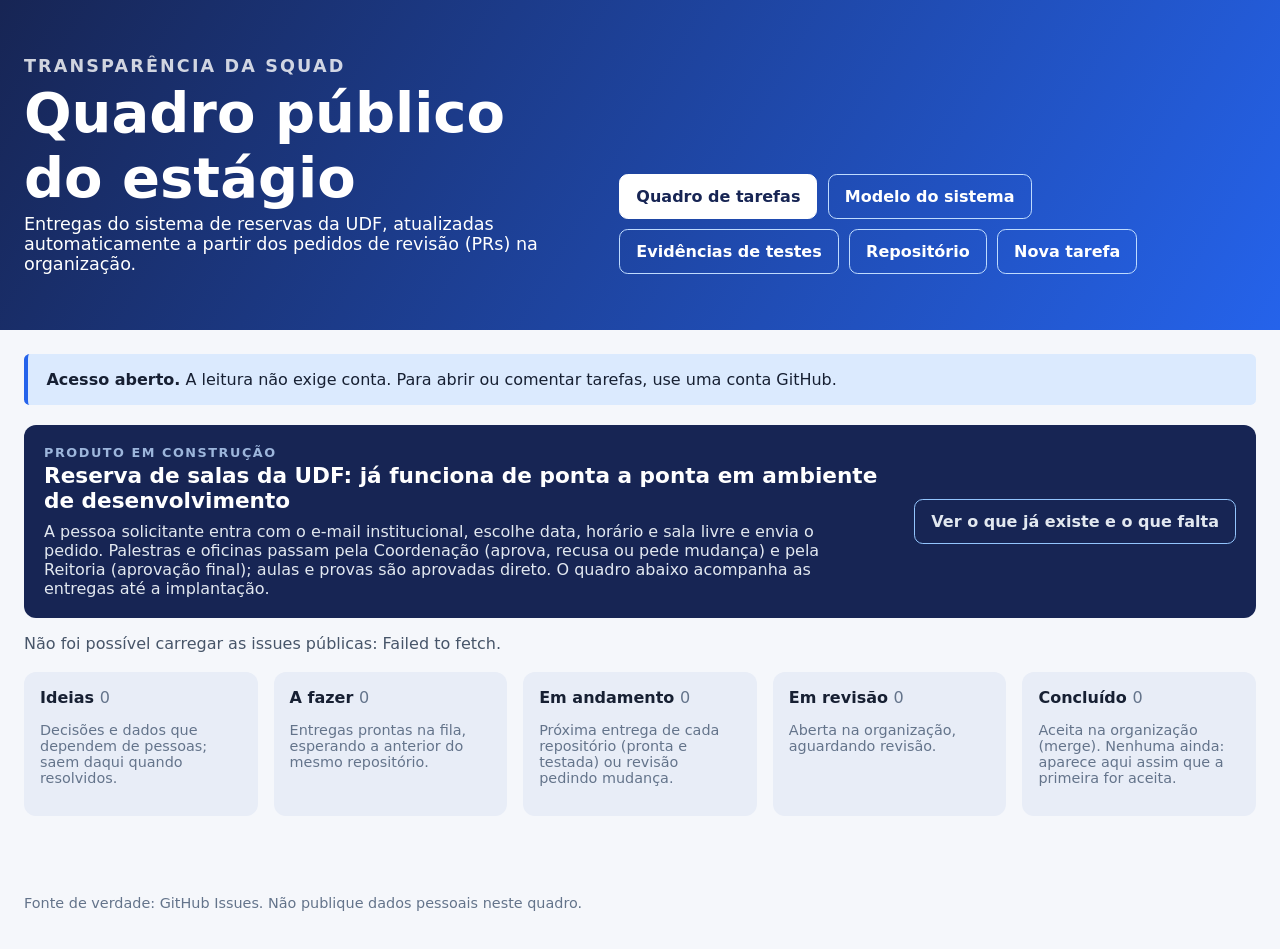
<file: index.html>
<!doctype html>
<html lang="pt-BR">
  <head>
    <meta charset="utf-8">
    <meta name="viewport" content="width=device-width, initial-scale=1">
    <meta name="description" content="Quadro público do estágio">
    <title>Quadro público do estágio</title>
    <link rel="stylesheet" href="assets/style.css">
  </head>
  <body>
    <header class="hero">
      <div>
        <p class="eyebrow">TRANSPARÊNCIA DA SQUAD</p>
        <h1 id="title">Quadro público do estágio</h1>
        <p id="description">Acompanhe tarefas, entregas e decisões da squad.</p>
      </div>
      <nav aria-label="Navegação">
        <a class="button primary" href="index.html" aria-current="page">Quadro de tarefas</a>
        <a class="button" href="modelo.html">Modelo do sistema</a>
        <a class="button" href="evidencias.html">Evidências de testes</a>
        <a id="repository" class="button" href="#">Repositório</a>
        <a id="new-issue" class="button" href="#">Nova tarefa</a>
      </nav>
    </header>

    <main>
      <section class="notice" aria-label="Informação de acesso">
        <strong>Acesso aberto.</strong> A leitura não exige conta. Para abrir ou comentar tarefas, use uma conta GitHub.
      </section>
      <section class="callout" aria-label="Produto em construção">
        <div>
          <p class="eyebrow">PRODUTO EM CONSTRUÇÃO</p>
          <h2>Reserva de salas da UDF: já funciona de ponta a ponta em ambiente de desenvolvimento</h2>
          <p>A pessoa solicitante entra com o e-mail institucional, escolhe data, horário e sala livre e envia o pedido. Palestras e oficinas passam pela Coordenação (aprova, recusa ou pede mudança) e pela Reitoria (aprovação final); aulas e provas são aprovadas direto. O quadro abaixo acompanha as entregas até a implantação.</p>
        </div>
        <a class="button dark" href="modelo.html#o-que-ja-existe">Ver o que já existe e o que falta</a>
      </section>
      <p id="status" class="status" role="status">Carregando quadro…</p>
      <section id="board" class="board" aria-label="Quadro de tarefas"></section>
    </main>

    <footer>
      <p>Fonte de verdade: GitHub Issues. Não publique dados pessoais neste quadro.</p>
    </footer>
    <script src="assets/config.js"></script>
    <script src="assets/app.js"></script>
  </body>
</html>
</file>
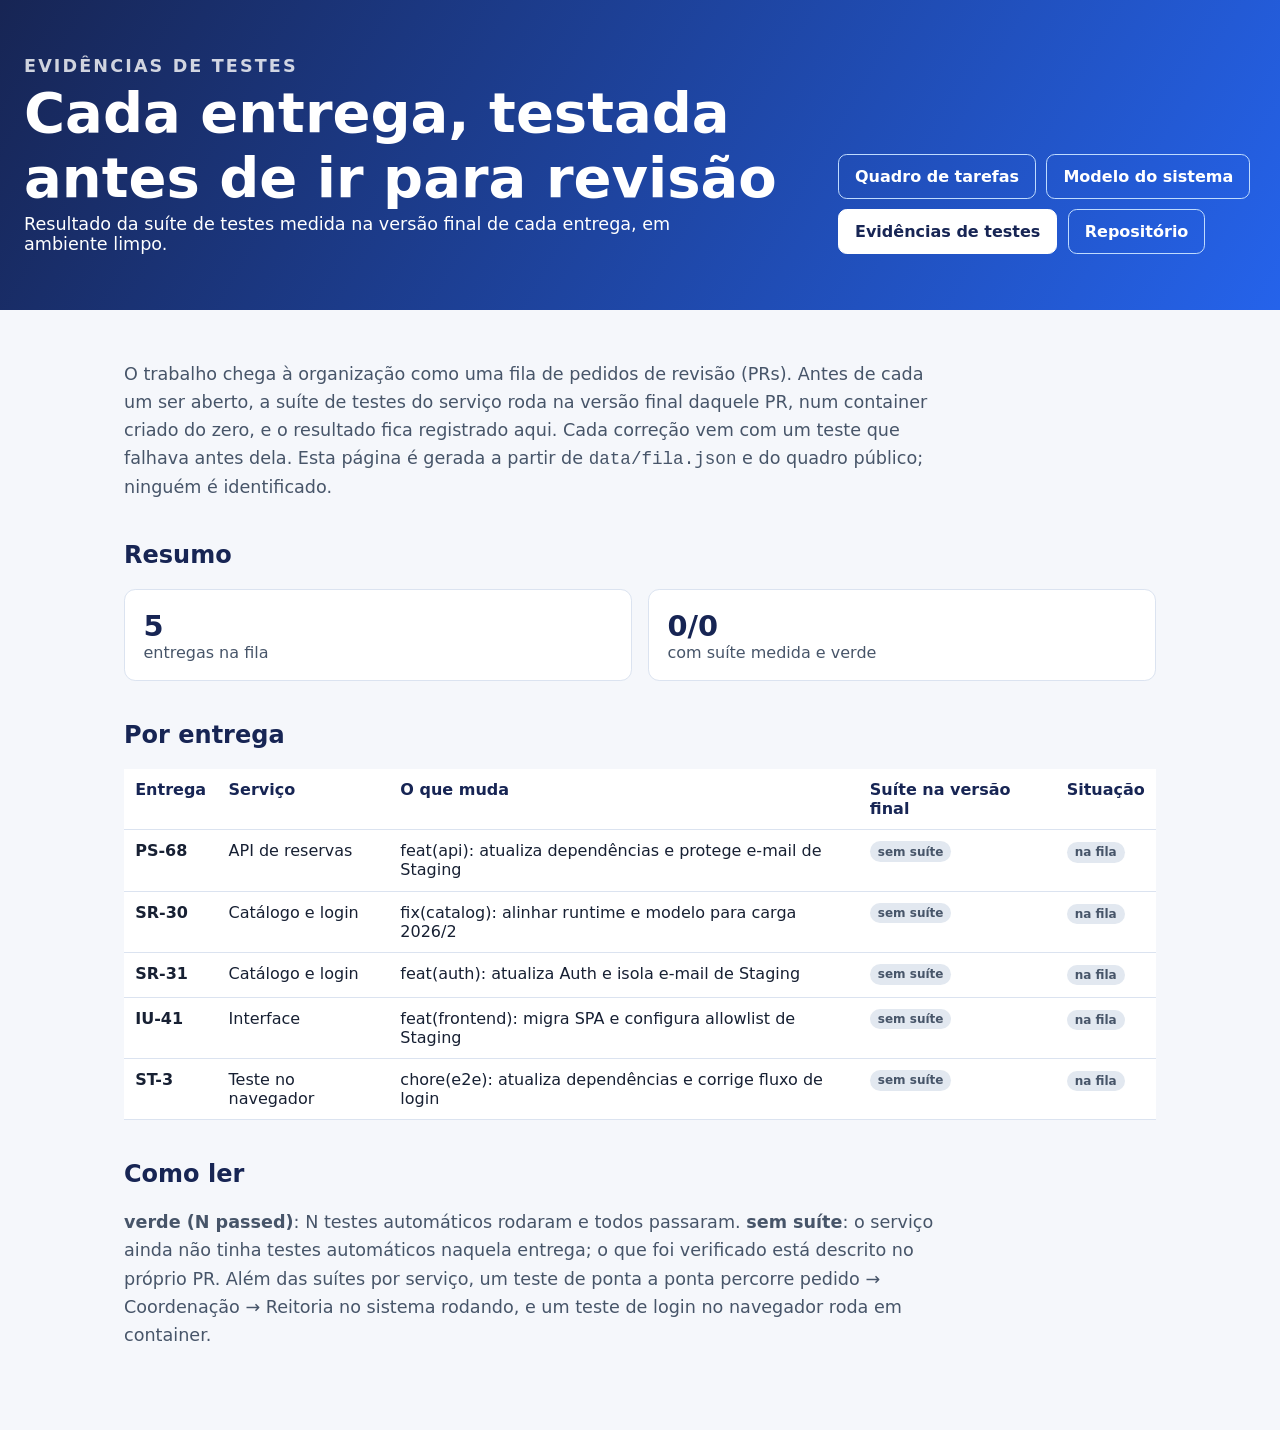
<file: evidencias.html>
<!doctype html>
<html lang="pt-BR">
  <head>
    <meta charset="utf-8">
    <meta name="viewport" content="width=device-width, initial-scale=1">
    <meta name="description" content="Evidências de testes do sistema de reservas da UDF: suíte medida em cada entrega">
    <title>Evidências de testes | Estágio Público</title>
    <link rel="stylesheet" href="assets/style.css">
    <style>
      .spec { max-width: 1080px; margin: 0 auto; padding: 2rem 1.5rem 4rem; }
      .spec h2 { margin-top: 2.5rem; color: #172554; }
      .lead { max-width: 52rem; color: #475569; font-size: 1.1rem; line-height: 1.6; }
      .grid { display: grid; grid-template-columns: repeat(auto-fit, minmax(200px, 1fr)); gap: 1rem; }
      .panel { padding: 1.15rem; border: 1px solid #dbe3f0; border-radius: .7rem; background: #fff; }
      .panel strong { display: block; font-size: 1.8rem; color: #172554; }
      .panel span { color: #475569; }
      .tag { display: inline-block; padding: .2rem .5rem; border-radius: 999px; font-size: .75rem; font-weight: 800; white-space: nowrap; }
      .tag.ok { color: #065f46; background: #d1fae5; }
      .tag.fail { color: #991b1b; background: #fee2e2; }
      .tag.none { color: #475569; background: #e2e8f0; }
      .tag.rev { color: #075985; background: #e0f2fe; }
      .tag.done { color: #065f46; background: #d1fae5; }
      .table-wrap { overflow-x: auto; }
      table { width: 100%; border-collapse: collapse; background: #fff; }
      th, td { padding: .7rem; text-align: left; vertical-align: top; border-bottom: 1px solid #dbe3f0; }
      th { color: #172554; }
      td.suite { color: #334155; font-size: .9rem; }
      @media (max-width: 600px) { table { font-size: .85rem; } th, td { padding: .5rem; } }
    </style>
  </head>
  <body>
    <header class="hero">
      <div>
        <p class="eyebrow">EVIDÊNCIAS DE TESTES</p>
        <h1>Cada entrega, testada antes de ir para revisão</h1>
        <p>Resultado da suíte de testes medida na versão final de cada entrega, em ambiente limpo.</p>
      </div>
      <nav aria-label="Navegação">
        <a class="button" href="index.html">Quadro de tarefas</a>
        <a class="button" href="modelo.html">Modelo do sistema</a>
        <a class="button primary" href="evidencias.html" aria-current="page">Evidências de testes</a>
        <a class="button" href="https://github.com/Lucasdoreac/estagio-publico">Repositório</a>
      </nav>
    </header>

    <main class="spec">
      <p class="lead">O trabalho chega à organização como uma fila de pedidos de revisão (PRs). Antes de cada um ser aberto, a suíte de testes do serviço roda na versão final daquele PR, num container criado do zero, e o resultado fica registrado aqui. Cada correção vem com um teste que falhava antes dela. Esta página é gerada a partir de <code>data/fila.json</code> e do quadro público; ninguém é identificado.</p>

      <h2>Resumo</h2>
      <div class="grid" id="resumo"><p>Carregando…</p></div>

      <h2>Por entrega</h2>
      <div class="table-wrap">
        <table>
          <thead><tr><th>Entrega</th><th>Serviço</th><th>O que muda</th><th>Suíte na versão final</th><th>Situação</th></tr></thead>
          <tbody id="linhas"><tr><td colspan="5">Carregando…</td></tr></tbody>
        </table>
      </div>

      <h2>Como ler</h2>
      <p class="lead"><b>verde (N passed)</b>: N testes automáticos rodaram e todos passaram. <b>sem suíte</b>: o serviço ainda não tinha testes automáticos naquela entrega; o que foi verificado está descrito no próprio PR. Além das suítes por serviço, um teste de ponta a ponta percorre pedido → Coordenação → Reitoria no sistema rodando, e um teste de login no navegador roda em container.</p>
    </main>
    <script src="assets/config.js"></script>
    <script src="assets/evidencias.js"></script>
  </body>
</html>
</file>
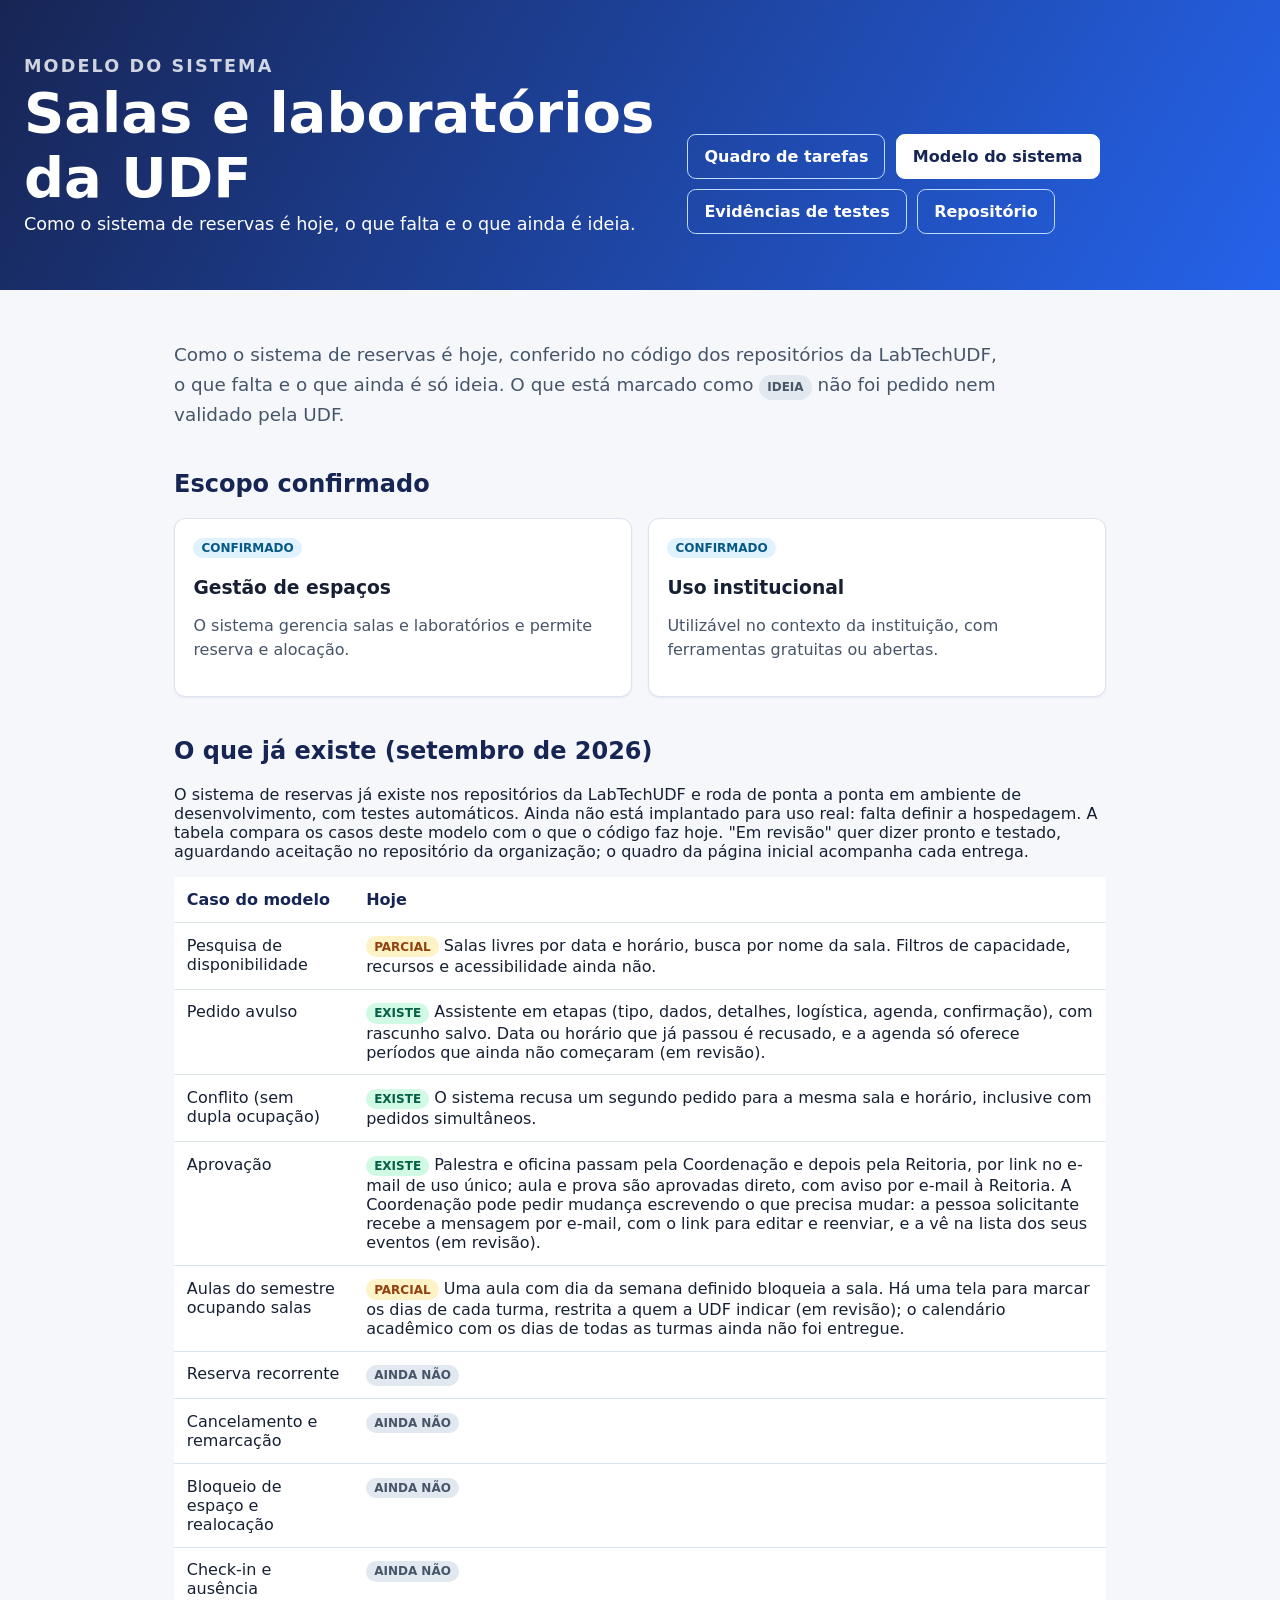
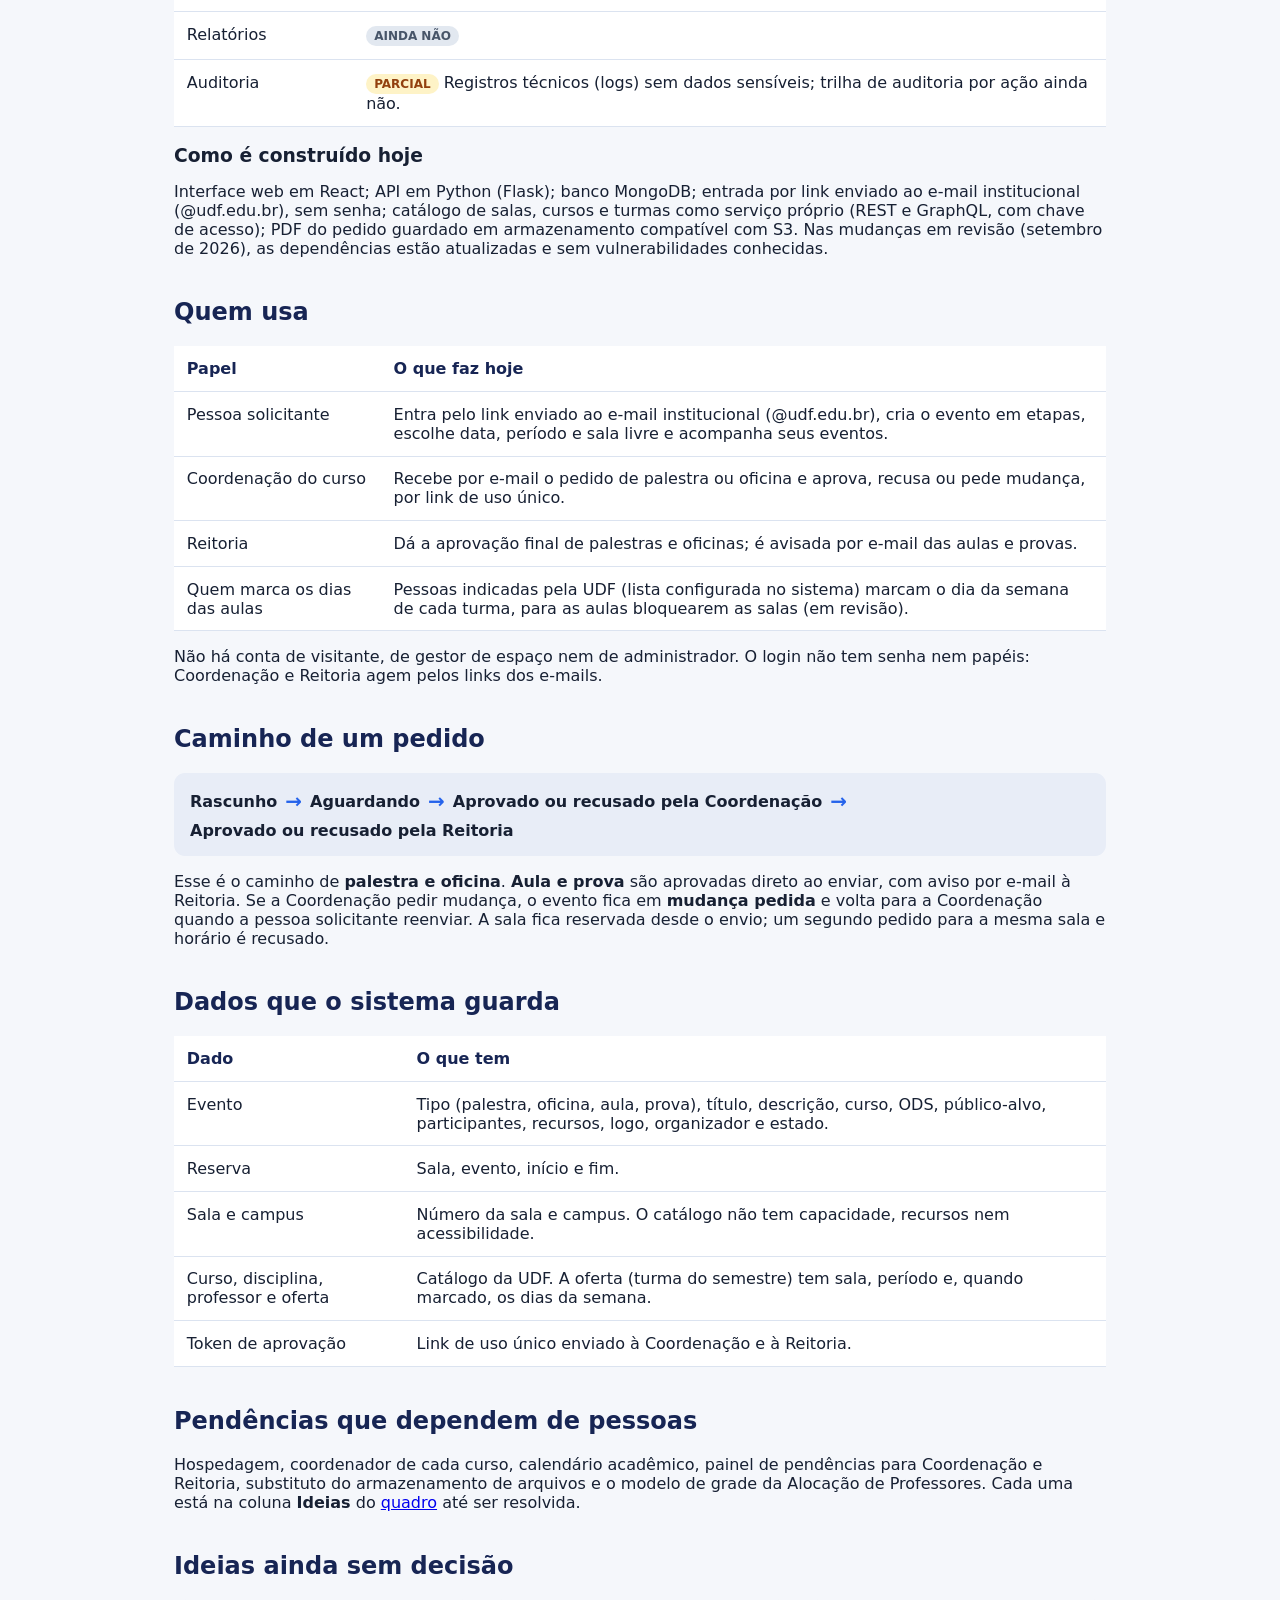
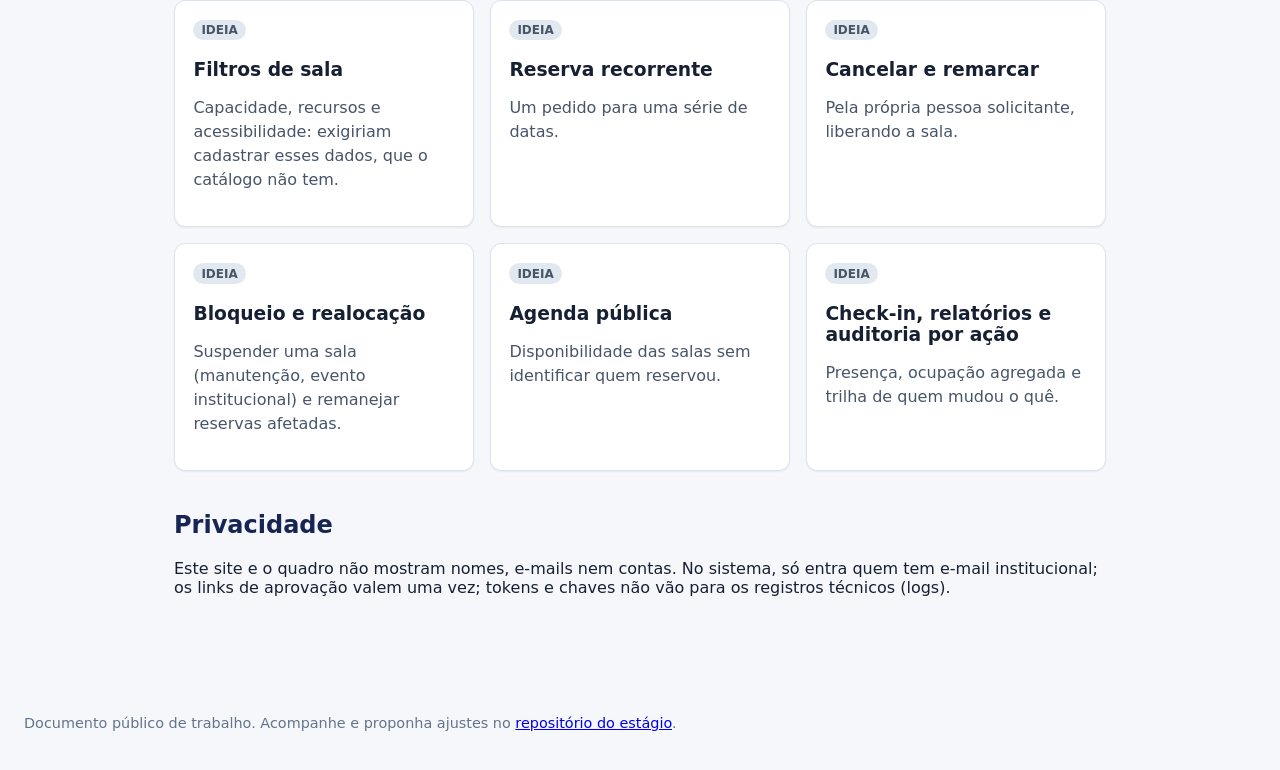
<file: modelo.html>
<!doctype html>
<html lang="pt-BR">
  <head>
    <meta charset="utf-8">
    <meta name="viewport" content="width=device-width, initial-scale=1">
    <meta name="description" content="Modelo público do sistema de reserva e alocação de salas e laboratórios da UDF">
    <title>Modelo do sistema | Estágio Público</title>
    <link rel="stylesheet" href="assets/style.css">
    <style>
      .spec { max-width: 980px; margin: 0 auto; padding: 2rem 1.5rem 4rem; }
      .spec h2 { margin-top: 2.5rem; color: #172554; }
      .spec h3 { margin-bottom: .35rem; }
      .lead { max-width: 52rem; color: #475569; font-size: 1.15rem; line-height: 1.6; }
      .grid { display: grid; grid-template-columns: repeat(auto-fit, minmax(240px, 1fr)); gap: 1rem; }
      .panel { padding: 1.15rem; border: 1px solid #dbe3f0; border-radius: .7rem; background: #fff; box-shadow: 0 1px 2px #17203310; }
      .panel p, .panel li { color: #475569; line-height: 1.5; }
      .tag { display: inline-block; padding: .2rem .5rem; border-radius: 999px; font-size: .75rem; font-weight: 800; color: #075985; background: #e0f2fe; }
      .tag.proposed { color: #92400e; background: #fef3c7; }
      .tag.ok { color: #065f46; background: #d1fae5; }
      .tag.no { color: #475569; background: #e2e8f0; }
      .flow { display: flex; flex-wrap: wrap; gap: .5rem; align-items: center; padding: 1rem; border-radius: .7rem; background: #e8edf7; font-weight: 700; }
      .arrow { color: #2563eb; font-size: 1.25rem; }
      .decision { border-left: 4px solid #d97706; padding: 1rem 1.15rem; background: #fffbeb; border-radius: .35rem; }
      table { width: 100%; border-collapse: collapse; background: #fff; }
      th, td { padding: .8rem; text-align: left; vertical-align: top; border-bottom: 1px solid #dbe3f0; }
      th { color: #172554; }
      @media (max-width: 600px) { table { font-size: .9rem; } th, td { padding: .55rem; } }
    </style>
  </head>
  <body>
    <header class="hero">
      <div>
        <p class="eyebrow">MODELO DO SISTEMA</p>
        <h1>Salas e laboratórios da UDF</h1>
        <p>Como o sistema de reservas é hoje, o que falta e o que ainda é ideia.</p>
      </div>
      <nav aria-label="Navegação">
        <a class="button" href="index.html">Quadro de tarefas</a>
        <a class="button primary" href="modelo.html" aria-current="page">Modelo do sistema</a>
        <a class="button" href="evidencias.html">Evidências de testes</a>
        <a class="button" href="https://github.com/Lucasdoreac/estagio-publico">Repositório</a>
      </nav>
    </header>

    <main class="spec">
      <p class="lead">Como o sistema de reservas é hoje, conferido no código dos repositórios da LabTechUDF, o que falta e o que ainda é só ideia. O que está marcado como <span class="tag no">IDEIA</span> não foi pedido nem validado pela UDF.</p>

      <h2>Escopo confirmado</h2>
      <div class="grid">
        <article class="panel"><span class="tag">CONFIRMADO</span><h3>Gestão de espaços</h3><p>O sistema gerencia salas e laboratórios e permite reserva e alocação.</p></article>
        <article class="panel"><span class="tag">CONFIRMADO</span><h3>Uso institucional</h3><p>Utilizável no contexto da instituição, com ferramentas gratuitas ou abertas.</p></article>
      </div>

      <h2 id="o-que-ja-existe">O que já existe (setembro de 2026)</h2>
      <p>O sistema de reservas já existe nos repositórios da LabTechUDF e roda de ponta a ponta em ambiente de desenvolvimento, com testes automáticos. Ainda não está implantado para uso real: falta definir a hospedagem. A tabela compara os casos deste modelo com o que o código faz hoje. "Em revisão" quer dizer pronto e testado, aguardando aceitação no repositório da organização; o quadro da página inicial acompanha cada entrega.</p>
      <table><thead><tr><th>Caso do modelo</th><th>Hoje</th></tr></thead><tbody>
        <tr><td>Pesquisa de disponibilidade</td><td><span class="tag proposed">PARCIAL</span> Salas livres por data e horário, busca por nome da sala. Filtros de capacidade, recursos e acessibilidade ainda não.</td></tr>
        <tr><td>Pedido avulso</td><td><span class="tag ok">EXISTE</span> Assistente em etapas (tipo, dados, detalhes, logística, agenda, confirmação), com rascunho salvo. Data ou horário que já passou é recusado, e a agenda só oferece períodos que ainda não começaram (em revisão).</td></tr>
        <tr><td>Conflito (sem dupla ocupação)</td><td><span class="tag ok">EXISTE</span> O sistema recusa um segundo pedido para a mesma sala e horário, inclusive com pedidos simultâneos.</td></tr>
        <tr><td>Aprovação</td><td><span class="tag ok">EXISTE</span> Palestra e oficina passam pela Coordenação e depois pela Reitoria, por link no e-mail de uso único; aula e prova são aprovadas direto, com aviso por e-mail à Reitoria. A Coordenação pode pedir mudança escrevendo o que precisa mudar: a pessoa solicitante recebe a mensagem por e-mail, com o link para editar e reenviar, e a vê na lista dos seus eventos (em revisão).</td></tr>
        <tr><td>Aulas do semestre ocupando salas</td><td><span class="tag proposed">PARCIAL</span> Uma aula com dia da semana definido bloqueia a sala. Há uma tela para marcar os dias de cada turma, restrita a quem a UDF indicar (em revisão); o calendário acadêmico com os dias de todas as turmas ainda não foi entregue.</td></tr>
        <tr><td>Reserva recorrente</td><td><span class="tag no">AINDA NÃO</span></td></tr>
        <tr><td>Cancelamento e remarcação</td><td><span class="tag no">AINDA NÃO</span></td></tr>
        <tr><td>Bloqueio de espaço e realocação</td><td><span class="tag no">AINDA NÃO</span></td></tr>
        <tr><td>Check-in e ausência</td><td><span class="tag no">AINDA NÃO</span></td></tr>
        <tr><td>Relatórios</td><td><span class="tag no">AINDA NÃO</span></td></tr>
        <tr><td>Auditoria</td><td><span class="tag proposed">PARCIAL</span> Registros técnicos (logs) sem dados sensíveis; trilha de auditoria por ação ainda não.</td></tr>
      </tbody></table>
      <h3>Como é construído hoje</h3>
      <p>Interface web em React; API em Python (Flask); banco MongoDB; entrada por link enviado ao e-mail institucional (@udf.edu.br), sem senha; catálogo de salas, cursos e turmas como serviço próprio (REST e GraphQL, com chave de acesso); PDF do pedido guardado em armazenamento compatível com S3. Nas mudanças em revisão (setembro de 2026), as dependências estão atualizadas e sem vulnerabilidades conhecidas.</p>

      <h2>Quem usa</h2>
      <table><thead><tr><th>Papel</th><th>O que faz hoje</th></tr></thead><tbody>
        <tr><td>Pessoa solicitante</td><td>Entra pelo link enviado ao e-mail institucional (@udf.edu.br), cria o evento em etapas, escolhe data, período e sala livre e acompanha seus eventos.</td></tr>
        <tr><td>Coordenação do curso</td><td>Recebe por e-mail o pedido de palestra ou oficina e aprova, recusa ou pede mudança, por link de uso único.</td></tr>
        <tr><td>Reitoria</td><td>Dá a aprovação final de palestras e oficinas; é avisada por e-mail das aulas e provas.</td></tr>
        <tr><td>Quem marca os dias das aulas</td><td>Pessoas indicadas pela UDF (lista configurada no sistema) marcam o dia da semana de cada turma, para as aulas bloquearem as salas (em revisão).</td></tr>
      </tbody></table>
      <p>Não há conta de visitante, de gestor de espaço nem de administrador. O login não tem senha nem papéis: Coordenação e Reitoria agem pelos links dos e-mails.</p>

      <h2>Caminho de um pedido</h2>
      <div class="flow"><span>Rascunho</span><span class="arrow">→</span><span>Aguardando</span><span class="arrow">→</span><span>Aprovado ou recusado pela Coordenação</span><span class="arrow">→</span><span>Aprovado ou recusado pela Reitoria</span></div>
      <p>Esse é o caminho de <b>palestra e oficina</b>. <b>Aula e prova</b> são aprovadas direto ao enviar, com aviso por e-mail à Reitoria. Se a Coordenação pedir mudança, o evento fica em <b>mudança pedida</b> e volta para a Coordenação quando a pessoa solicitante reenviar. A sala fica reservada desde o envio; um segundo pedido para a mesma sala e horário é recusado.</p>

      <h2>Dados que o sistema guarda</h2>
      <table><thead><tr><th>Dado</th><th>O que tem</th></tr></thead><tbody>
        <tr><td>Evento</td><td>Tipo (palestra, oficina, aula, prova), título, descrição, curso, ODS, público-alvo, participantes, recursos, logo, organizador e estado.</td></tr>
        <tr><td>Reserva</td><td>Sala, evento, início e fim.</td></tr>
        <tr><td>Sala e campus</td><td>Número da sala e campus. O catálogo não tem capacidade, recursos nem acessibilidade.</td></tr>
        <tr><td>Curso, disciplina, professor e oferta</td><td>Catálogo da UDF. A oferta (turma do semestre) tem sala, período e, quando marcado, os dias da semana.</td></tr>
        <tr><td>Token de aprovação</td><td>Link de uso único enviado à Coordenação e à Reitoria.</td></tr>
      </tbody></table>

      <h2>Pendências que dependem de pessoas</h2>
      <p>Hospedagem, coordenador de cada curso, calendário acadêmico, painel de pendências para Coordenação e Reitoria, substituto do armazenamento de arquivos e o modelo de grade da Alocação de Professores. Cada uma está na coluna <b>Ideias</b> do <a href="index.html">quadro</a> até ser resolvida.</p>

      <h2>Ideias ainda sem decisão</h2>
      <div class="grid">
        <article class="panel"><span class="tag no">IDEIA</span><h3>Filtros de sala</h3><p>Capacidade, recursos e acessibilidade: exigiriam cadastrar esses dados, que o catálogo não tem.</p></article>
        <article class="panel"><span class="tag no">IDEIA</span><h3>Reserva recorrente</h3><p>Um pedido para uma série de datas.</p></article>
        <article class="panel"><span class="tag no">IDEIA</span><h3>Cancelar e remarcar</h3><p>Pela própria pessoa solicitante, liberando a sala.</p></article>
        <article class="panel"><span class="tag no">IDEIA</span><h3>Bloqueio e realocação</h3><p>Suspender uma sala (manutenção, evento institucional) e remanejar reservas afetadas.</p></article>
        <article class="panel"><span class="tag no">IDEIA</span><h3>Agenda pública</h3><p>Disponibilidade das salas sem identificar quem reservou.</p></article>
        <article class="panel"><span class="tag no">IDEIA</span><h3>Check-in, relatórios e auditoria por ação</h3><p>Presença, ocupação agregada e trilha de quem mudou o quê.</p></article>
      </div>

      <h2>Privacidade</h2>
      <p>Este site e o quadro não mostram nomes, e-mails nem contas. No sistema, só entra quem tem e-mail institucional; os links de aprovação valem uma vez; tokens e chaves não vão para os registros técnicos (logs).</p>
    </main>
    <footer><p>Documento público de trabalho. Acompanhe e proponha ajustes no <a href="https://github.com/Lucasdoreac/estagio-publico/issues">repositório do estágio</a>.</p></footer>
  </body>
</html>
</file>
<file: assets/style.css>
:root { color-scheme: light; font-family: Inter, ui-sans-serif, system-ui, sans-serif; color: #172033; background: #f5f7fb; }
* { box-sizing: border-box; }
body { margin: 0; }
.hero { display: flex; justify-content: space-between; gap: 2rem; align-items: end; padding: 3.5rem max(1.5rem, calc((100vw - 1320px) / 2)); color: #fff; background: linear-gradient(120deg, #172554, #2563eb); }
.hero h1 { margin: .25rem 0; font-size: clamp(2rem, 5vw, 3.5rem); }
.hero p { margin: 0; max-width: 42rem; font-size: 1.1rem; }
.eyebrow { font-size: .8rem; font-weight: 800; letter-spacing: .12em; opacity: .8; }
nav { display: flex; flex-wrap: wrap; gap: .65rem; }
.button { display: inline-block; padding: .75rem 1rem; border: 1px solid #bfdbfe; border-radius: .55rem; color: inherit; text-decoration: none; font-weight: 700; white-space: nowrap; }
.button.primary { color: #172554; background: #fff; border-color: #fff; }
main, footer { max-width: 1320px; margin: 0 auto; padding: 1.5rem; }
.notice { padding: 1rem 1.15rem; border-left: 4px solid #2563eb; border-radius: .35rem; background: #dbeafe; }
.callout { display: flex; align-items: center; justify-content: space-between; gap: 1.5rem; margin-top: 1.25rem; padding: 1.25rem; border-radius: .75rem; color: #e2e8f0; background: #172554; }
.callout h2 { margin: .2rem 0 .55rem; color: #fff; font-size: 1.35rem; }
.callout p { margin: 0; max-width: 52rem; }
.callout .eyebrow { color: #bfdbfe; }
.button.dark { border-color: #93c5fd; }
.button.dark:hover { color: #172554; background: #fff; }
.status { min-height: 1.4rem; color: #475569; }
.board { display: grid; grid-template-columns: repeat(5, minmax(230px, 1fr)); gap: 1rem; overflow-x: auto; padding-bottom: 1rem; }
.column { min-width: 230px; padding: 1rem; border-radius: .75rem; background: #e8edf7; }
.column h2 { margin: 0 0 .85rem; font-size: 1rem; }
.count { color: #64748b; font-weight: 500; }
.card { display: block; margin: .7rem 0; padding: 1rem; border-radius: .6rem; color: #172033; background: white; box-shadow: 0 1px 2px #17203318; text-decoration: none; }
.card:hover { outline: 2px solid #60a5fa; }
.card h3 { margin: 0 0 .5rem; font-size: .98rem; }
.card p, .card small { margin: 0; color: #475569; overflow-wrap: anywhere; }
.card p + p { margin-top: .35rem; }
.card p { font-size: .88rem; line-height: 1.4; }
.empty { color: #64748b; font-size: .9rem; }
footer { color: #64748b; font-size: .9rem; }
@media (max-width: 760px) { .hero, .callout { align-items: start; flex-direction: column; } .hero { padding: 2rem 1.5rem; } .board { grid-template-columns: repeat(5, minmax(260px, 1fr)); } }
.hint { color: #64748b; font-size: .8rem; margin: -.25rem 0 .6rem; }
</file>
